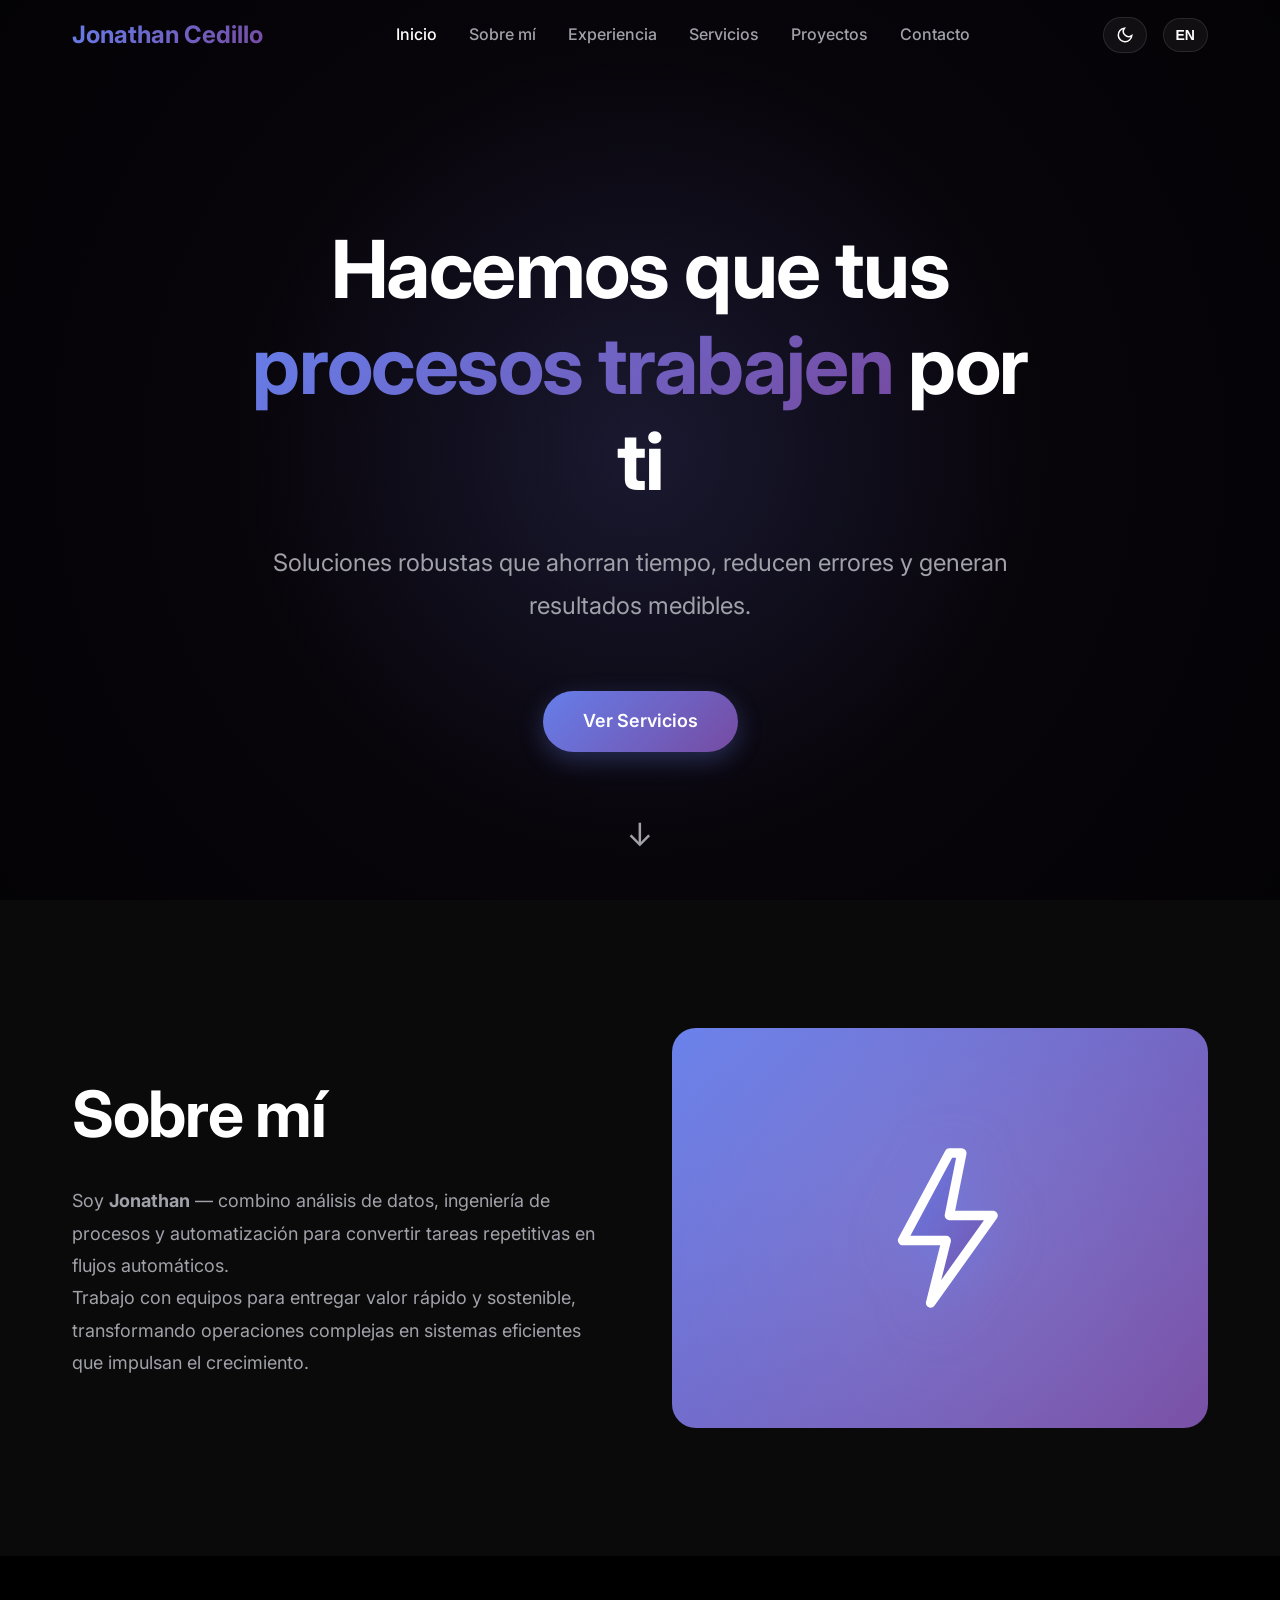
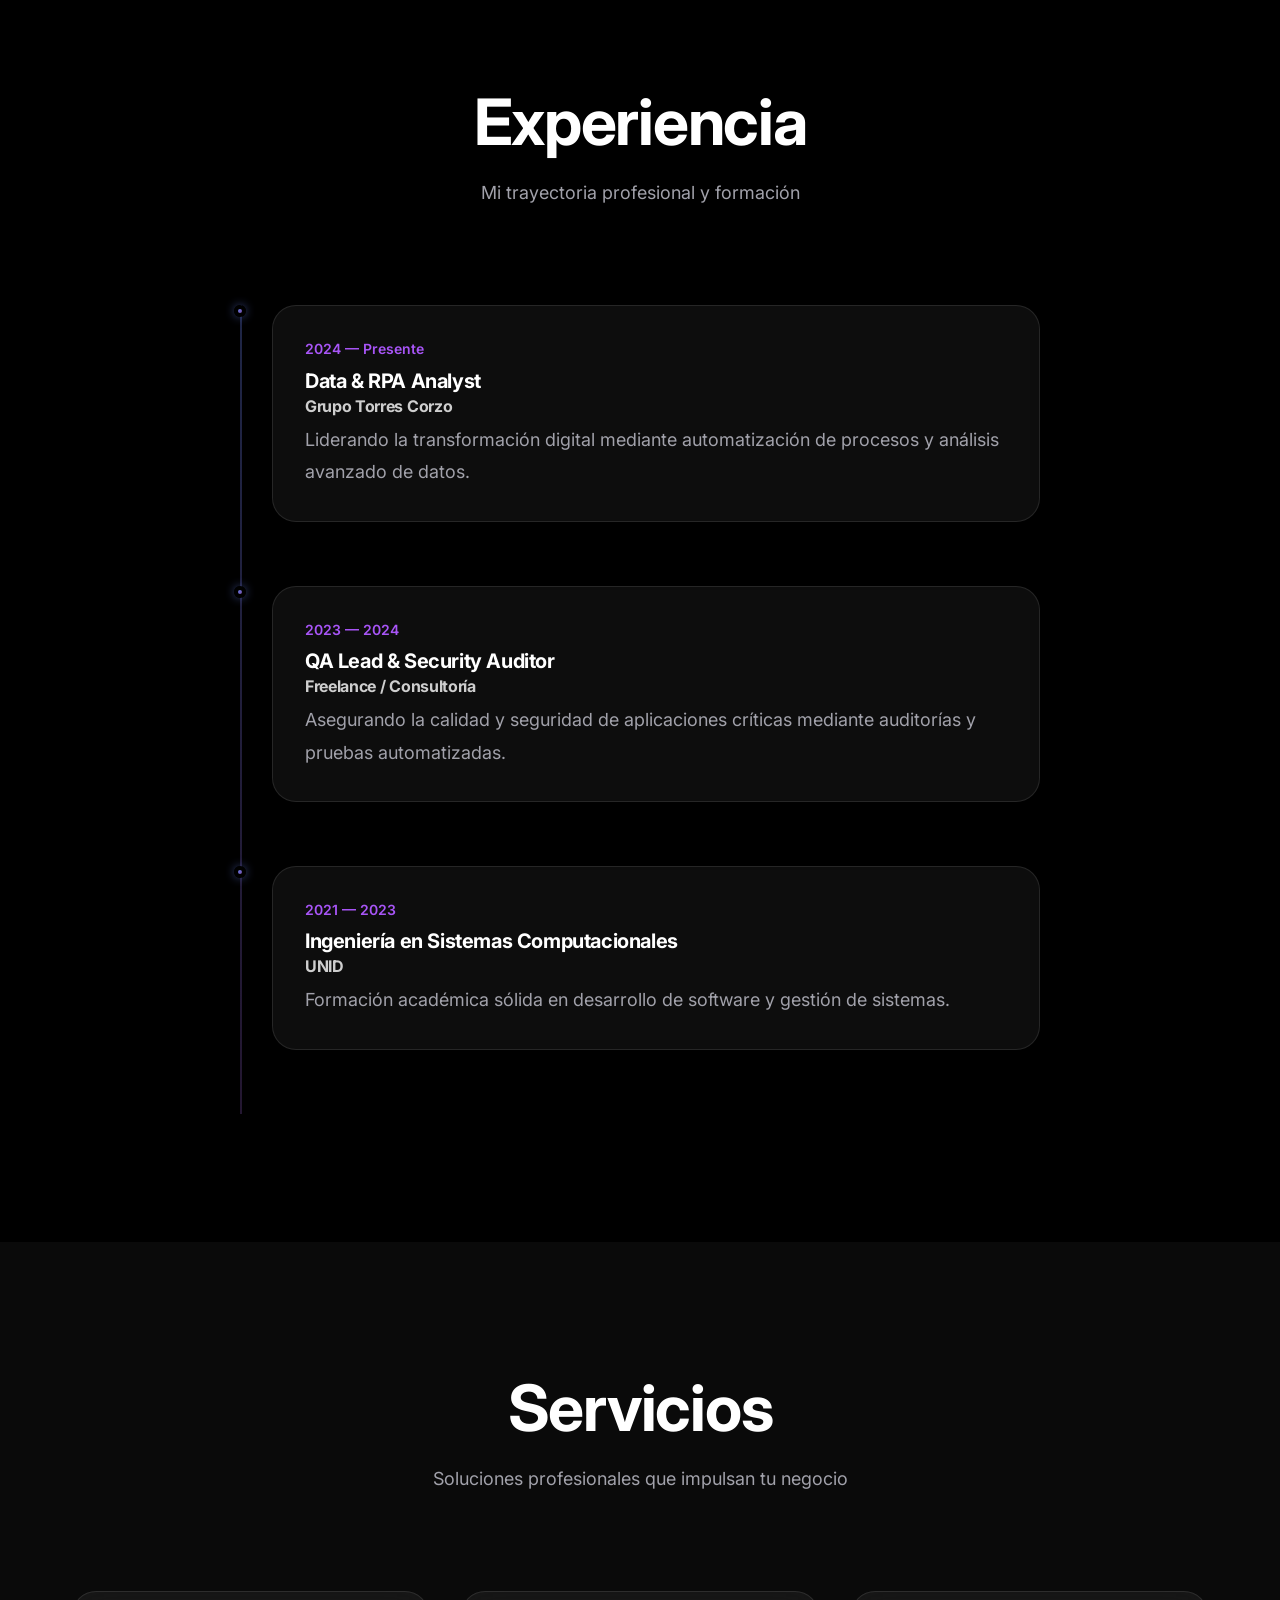
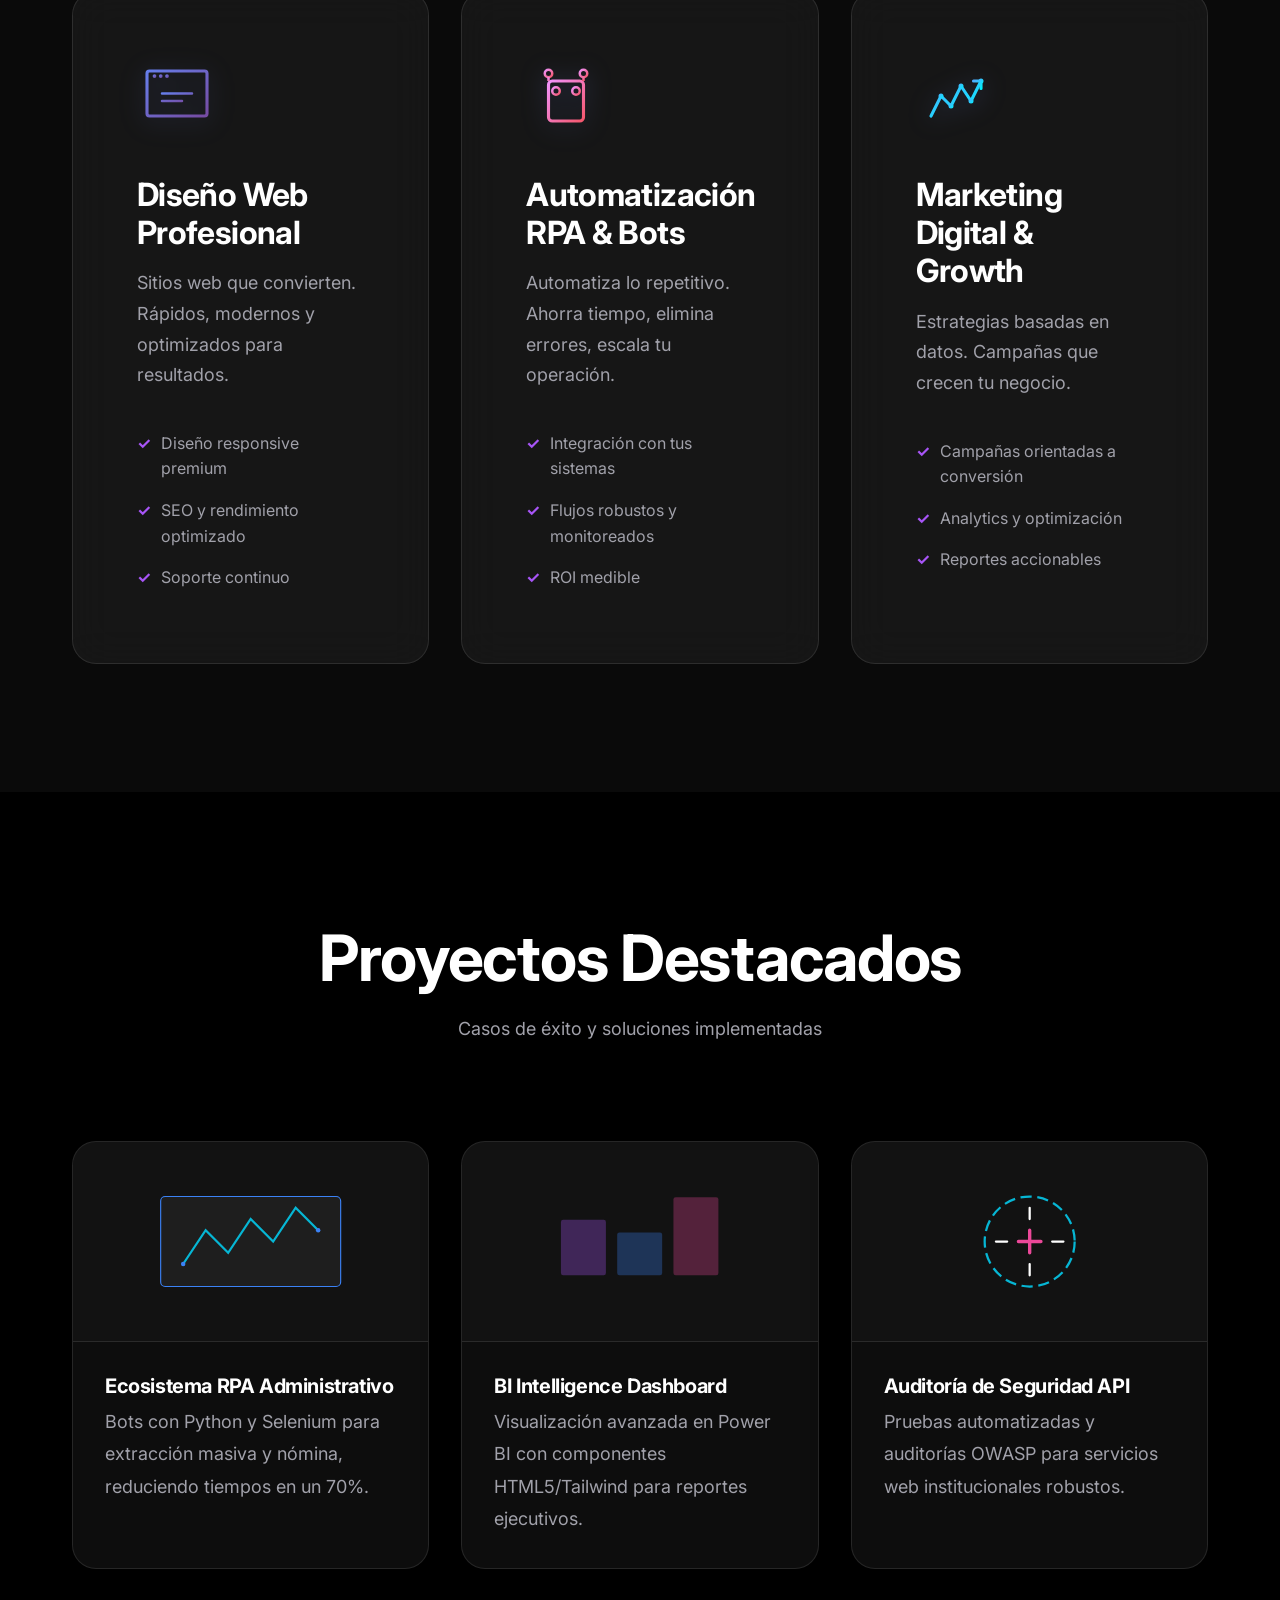
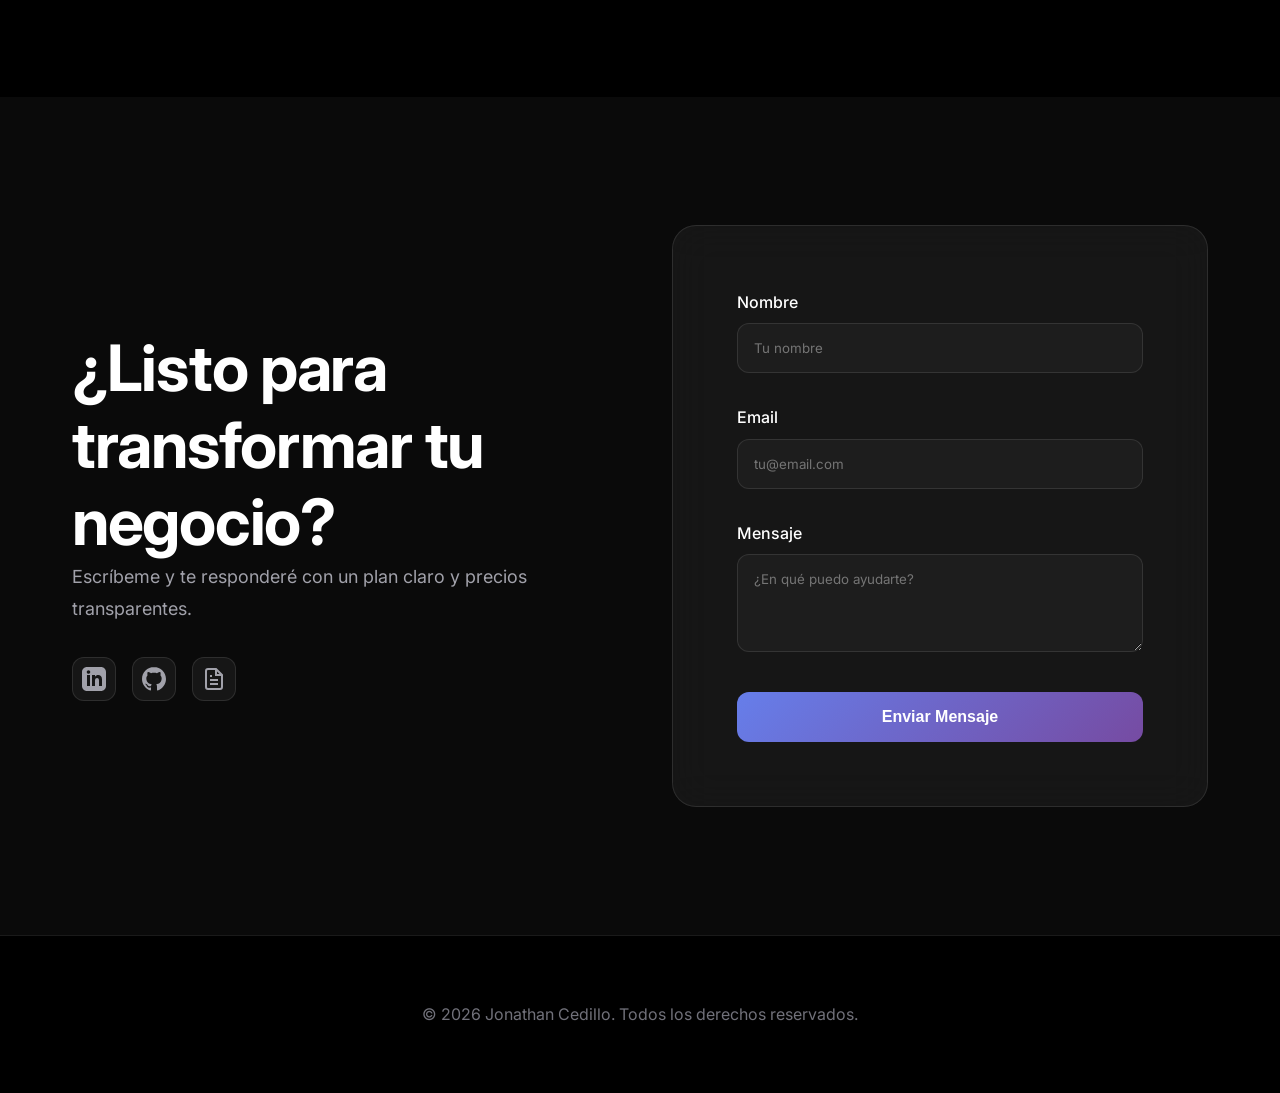
<file: index.html>
<!DOCTYPE html>
<html lang="es">

<head>
    <meta charset="UTF-8">
    <meta name="viewport" content="width=device-width, initial-scale=1.0">
    <meta name="description"
        content="Jonathan Cedillo - Analista de datos, Web Master y desarrollador RPA. Soluciones que ahorran tiempo y generan resultados.">
    <meta name="keywords" content="desarrollo web, RPA, automatización, marketing digital, análisis de datos">
    <meta name="author" content="Jonathan Cedillo">

    <title>Jonathan Cedillo — Innovación Digital</title>

    <!-- Google Fonts -->
    <link rel="preconnect" href="https://fonts.googleapis.com">
    <link rel="preconnect" href="https://fonts.gstatic.com" crossorigin>
    <link href="https://fonts.googleapis.com/css2?family=Inter:wght@400;500;600;700;800&display=swap" rel="stylesheet">

    <!-- Styles -->
    <link rel="stylesheet" href="styles.css">
</head>

<body>
    <!-- Navigation -->
    <nav class="navbar" id="navbar">
        <div class="container nav-container">
            <a href="#hero" class="logo">Jonathan Cedillo</a>
            <ul class="nav-links">
                <li><a href="#hero" class="nav-link" data-i18n="nav-home">Inicio</a></li>
                <li><a href="#about" class="nav-link" data-i18n="nav-about">Sobre mí</a></li>
                <li><a href="#experience" class="nav-link" data-i18n="nav-experience">Experiencia</a></li>
                <li><a href="#services" class="nav-link" data-i18n="nav-services">Servicios</a></li>
                <li><a href="#portfolio" class="nav-link" data-i18n="nav-portfolio">Proyectos</a></li>
                <li><a href="#contact" class="nav-link" data-i18n="nav-contact">Contacto</a></li>
            </ul>
            <div class="nav-actions">
                <button id="theme-toggle" class="theme-toggle" aria-label="Toggle Theme">
                    <svg class="sun-icon" viewBox="0 0 24 24" fill="none" stroke="currentColor" stroke-width="2">
                        <circle cx="12" cy="12" r="5"></circle>
                        <line x1="12" y1="1" x2="12" y2="3"></line>
                        <line x1="12" y1="21" x2="12" y2="23"></line>
                        <line x1="4.22" y1="4.22" x2="5.64" y2="5.64"></line>
                        <line x1="18.36" y1="18.36" x2="19.78" y2="19.78"></line>
                        <line x1="1" y1="12" x2="3" y2="12"></line>
                        <line x1="21" y1="12" x2="23" y2="12"></line>
                        <line x1="4.22" y1="19.78" x2="5.64" y2="18.36"></line>
                        <line x1="18.36" y1="5.64" x2="19.78" y2="4.22"></line>
                    </svg>
                    <svg class="moon-icon" viewBox="0 0 24 24" fill="none" stroke="currentColor" stroke-width="2">
                        <path d="M21 12.79A9 9 0 1 1 11.21 3 7 7 0 0 0 21 12.79z"></path>
                    </svg>
                </button>
                <button id="lang-toggle" class="lang-toggle">EN</button>
                <button class="mobile-menu-btn" aria-label="Menu">☰</button>
            </div>
        </div>
    </nav>

    <!-- Hero Section -->
    <section class="hero" id="hero">
        <div class="hero-background"></div>
        <div class="container hero-content">
            <h1 class="hero-title" data-i18n="hero-title">
                Hacemos que tus <span class="gradient-text">procesos trabajen</span> por ti
            </h1>
            <p class="hero-subtitle" data-i18n="hero-subtitle">
                Soluciones robustas que ahorran tiempo, reducen errores y generan resultados medibles.
            </p>
            <a href="#services" class="hero-cta" data-i18n="hero-cta">Ver Servicios</a>
        </div>
        <div class="scroll-indicator"></div>
    </section>

    <!-- About Section -->
    <section class="about section" id="about">
        <div class="container">
            <div class="about-content" data-animate>
                <div class="about-text">
                    <h2 data-i18n="about-title">Sobre mí</h2>
                    <p data-i18n="about-p1">
                        Soy <strong>Jonathan</strong> — combino análisis de datos, ingeniería de procesos y
                        automatización
                        para convertir tareas repetitivas en flujos automáticos.
                    </p>
                    <p data-i18n="about-p2">
                        Trabajo con equipos para entregar valor rápido y sostenible, transformando operaciones
                        complejas en sistemas eficientes que impulsan el crecimiento.
                    </p>
                </div>
                <div class="about-visual">
                    <svg class="about-icon" viewBox="0 0 64 64" fill="none" xmlns="http://www.w3.org/2000/svg">
                        <path d="M35 8L20 36h14l-5 20 20-28H35l4-20z" stroke="white" stroke-width="3"
                            stroke-linecap="round" stroke-linejoin="round" fill="url(#aboutGrad)" />
                        <defs>
                            <linearGradient id="aboutGrad" x1="0%" y1="0%" x2="100%" y2="100%">
                                <stop offset="0%" style="stop-color:#667eea;stop-opacity:0.8" />
                                <stop offset="100%" style="stop-color:#764ba2;stop-opacity:0.8" />
                            </linearGradient>
                        </defs>
                    </svg>
                </div>
            </div>
        </div>
    </section>

    <!-- Experience Section -->
    <section class="experience section" id="experience">
        <div class="container">
            <div class="section-header">
                <h2 data-i18n="exp-title">Experiencia</h2>
                <p data-i18n="exp-subtitle">Mi trayectoria profesional y formación</p>
            </div>
            <div class="timeline">
                <div class="timeline-item" data-animate>
                    <div class="timeline-dot"></div>
                    <div class="timeline-content glass">
                        <span class="timeline-date">2024 — Presente</span>
                        <h3 data-i18n="exp-1-role">Data & RPA Analyst</h3>
                        <h4 data-i18n="exp-1-company">Grupo Torres Corzo</h4>
                        <p data-i18n="exp-1-desc">Liderando la transformación digital mediante automatización de procesos y análisis avanzado de datos.</p>
                    </div>
                </div>
                <div class="timeline-item" data-animate>
                    <div class="timeline-dot"></div>
                    <div class="timeline-content glass">
                        <span class="timeline-date">2023 — 2024</span>
                        <h3 data-i18n="exp-2-role">QA Lead & Security Auditor</h3>
                        <h4 data-i18n="exp-2-company">Freelance / Consultoría</h4>
                        <p data-i18n="exp-2-desc">Asegurando la calidad y seguridad de aplicaciones críticas mediante auditorías y pruebas automatizadas.</p>
                    </div>
                </div>
                <div class="timeline-item" data-animate>
                    <div class="timeline-dot"></div>
                    <div class="timeline-content glass">
                        <span class="timeline-date">2021 — 2023</span>
                        <h3 data-i18n="exp-3-role">Ingeniería en Sistemas Computacionales</h3>
                        <h4 data-i18n="exp-3-company">UNID</h4>
                        <p data-i18n="exp-3-desc">Formación académica sólida en desarrollo de software y gestión de sistemas.</p>
                    </div>
                </div>
            </div>
        </div>
    </section>

    <!-- Services Section -->
    <section class="services section" id="services">
        <div class="container">
            <div class="section-header">
                <h2 data-i18n="services-title">Servicios</h2>
                <p data-i18n="services-subtitle">Soluciones profesionales que impulsan tu negocio</p>
            </div>

            <div class="services-grid">
                <!-- Service 1: Web Design -->
                <div class="service-card" data-animate>
                    <div class="service-icon">
                        <svg viewBox="0 0 64 64" fill="none" xmlns="http://www.w3.org/2000/svg">
                            <rect x="8" y="12" width="48" height="36" rx="2" stroke="url(#grad1)" stroke-width="2.5" />
                            <path d="M8 20h48" stroke="url(#grad1)" stroke-width="2.5" />
                            <circle cx="14" cy="16" r="1.5" fill="url(#grad1)" />
                            <circle cx="19" cy="16" r="1.5" fill="url(#grad1)" />
                            <circle cx="24" cy="16" r="1.5" fill="url(#grad1)" />
                            <path d="M20 30h24M20 36h16" stroke="url(#grad1)" stroke-width="2" stroke-linecap="round" />
                            <defs>
                                <linearGradient id="grad1" x1="0%" y1="0%" x2="100%" y2="100%">
                                    <stop offset="0%" style="stop-color:#667eea;stop-opacity:1" />
                                    <stop offset="100%" style="stop-color:#764ba2;stop-opacity:1" />
                                </linearGradient>
                            </defs>
                        </svg>
                    </div>
                    <h3 data-i18n="service-1-title">Diseño Web Profesional</h3>
                    <p class="service-description" data-i18n="service-1-desc">
                        Sitios web que convierten. Rápidos, modernos y optimizados para resultados.
                    </p>
                    <ul class="service-features">
                        <li data-i18n="service-1-f1">Diseño responsive premium</li>
                        <li data-i18n="service-1-f2">SEO y rendimiento optimizado</li>
                        <li data-i18n="service-1-f3">Soporte continuo</li>
                    </ul>
                </div>

                <!-- Service 2: RPA & Bots -->
                <div class="service-card" data-animate>
                    <div class="service-icon">
                        <svg viewBox="0 0 64 64" fill="none" xmlns="http://www.w3.org/2000/svg">
                            <rect x="18" y="20" width="28" height="32" rx="3" stroke="url(#grad2)" stroke-width="2.5" />
                            <circle cx="24" cy="28" r="3" stroke="url(#grad2)" stroke-width="2" />
                            <circle cx="40" cy="28" r="3" stroke="url(#grad2)" stroke-width="2" />
                            <path d="M26 38h12" stroke="url(#grad2)" stroke-width="2.5" stroke-linecap="round" />
                            <circle cx="18" cy="14" r="3" stroke="url(#grad2)" stroke-width="2" />
                            <circle cx="46" cy="14" r="3" stroke="url(#grad2)" stroke-width="2" />
                            <path d="M18 17v3M46 17v3" stroke="url(#grad2)" stroke-width="2" />
                            <defs>
                                <linearGradient id="grad2" x1="0%" y1="0%" x2="100%" y2="100%">
                                    <stop offset="0%" style="stop-color:#f093fb;stop-opacity:1" />
                                    <stop offset="100%" style="stop-color:#f5576c;stop-opacity:1" />
                                </linearGradient>
                            </defs>
                        </svg>
                    </div>
                    <h3 data-i18n="service-2-title">Automatización RPA & Bots</h3>
                    <p class="service-description" data-i18n="service-2-desc">
                        Automatiza lo repetitivo. Ahorra tiempo, elimina errores, escala tu operación.
                    </p>
                    <ul class="service-features">
                        <li data-i18n="service-2-f1">Integración con tus sistemas</li>
                        <li data-i18n="service-2-f2">Flujos robustos y monitoreados</li>
                        <li data-i18n="service-2-f3">ROI medible</li>
                    </ul>
                </div>

                <!-- Service 3: Marketing Digital -->
                <div class="service-card" data-animate>
                    <div class="service-icon">
                        <svg viewBox="0 0 64 64" fill="none" xmlns="http://www.w3.org/2000/svg">
                            <path d="M12 48L20 32L28 40L36 24L44 36L52 20" stroke="url(#grad3)" stroke-width="2.5"
                                stroke-linecap="round" stroke-linejoin="round" />
                            <path d="M46 20h6v6" stroke="url(#grad3)" stroke-width="2.5" stroke-linecap="round"
                                stroke-linejoin="round" />
                            <circle cx="20" cy="32" r="2" fill="url(#grad3)" />
                            <circle cx="28" cy="40" r="2" fill="url(#grad3)" />
                            <circle cx="36" cy="24" r="2" fill="url(#grad3)" />
                            <circle cx="44" cy="36" r="2" fill="url(#grad3)" />
                            <circle cx="52" cy="20" r="2" fill="url(#grad3)" />
                            <defs>
                                <linearGradient id="grad3" x1="0%" y1="0%" x2="100%" y2="100%">
                                    <stop offset="0%" style="stop-color:#4facfe;stop-opacity:1" />
                                    <stop offset="100%" style="stop-color:#00f2fe;stop-opacity:1" />
                                </linearGradient>
                            </defs>
                        </svg>
                    </div>
                    <h3 data-i18n="service-3-title">Marketing Digital & Growth</h3>
                    <p class="service-description" data-i18n="service-3-desc">
                        Estrategias basadas en datos. Campañas que crecen tu negocio.
                    </p>
                    <ul class="service-features">
                        <li data-i18n="service-3-f1">Campañas orientadas a conversión</li>
                        <li data-i18n="service-3-f2">Analytics y optimización</li>
                        <li data-i18n="service-3-f3">Reportes accionables</li>
                    </ul>
                </div>
            </div>
        </div>
    </section>

    <!-- Portfolio Section -->
    <section class="portfolio section" id="portfolio">
        <div class="container">
            <div class="section-header">
                <h2 data-i18n="portfolio-title">Proyectos Destacados</h2>
                <p data-i18n="portfolio-subtitle">Casos de éxito y soluciones implementadas</p>
            </div>
            <div class="portfolio-grid">
                <div class="portfolio-card glass" data-animate>
                    <div class="portfolio-visual">
                        <svg viewBox="0 0 200 120" class="project-svg">
                            <rect x="20" y="20" width="160" height="80" rx="4" fill="rgba(255,255,255,0.05)" stroke="var(--color-accent-blue)" stroke-width="1"/>
                            <path d="M40 80 L60 50 L80 70 L100 40 L120 60 L140 30 L160 50" stroke="var(--color-accent-cyan)" stroke-width="2" fill="none" class="draw-path"/>
                            <circle cx="40" cy="80" r="2" fill="var(--color-accent-blue)"/>
                            <circle cx="160" cy="50" r="2" fill="var(--color-accent-blue)"/>
                        </svg>
                    </div>
                    <div class="portfolio-info">
                        <h3 data-i18n="project-1-title">Ecosistema RPA Administrativo</h3>
                        <p data-i18n="project-1-desc">Bots con Python y Selenium para extracción masiva y nómina, reduciendo tiempos en un 70%.</p>
                    </div>
                </div>
                <div class="portfolio-card glass" data-animate>
                    <div class="portfolio-visual">
                        <svg viewBox="0 0 200 120" class="project-svg">
                            <rect x="30" y="70" width="40" height="20" rx="2" fill="var(--color-accent-purple)" opacity="0.3">
                                <animate attributeName="height" values="20;60;20" dur="3s" repeatCount="indefinite" />
                                <animate attributeName="y" values="70;30;70" dur="3s" repeatCount="indefinite" />
                            </rect>
                            <rect x="80" y="30" width="40" height="60" rx="2" fill="var(--color-accent-blue)" opacity="0.3">
                                <animate attributeName="height" values="60;30;60" dur="3s" repeatCount="indefinite" />
                                <animate attributeName="y" values="30;60;30" dur="3s" repeatCount="indefinite" />
                            </rect>
                            <rect x="130" y="50" width="40" height="40" rx="2" fill="var(--color-accent-pink)" opacity="0.3">
                                <animate attributeName="height" values="40;80;40" dur="3s" repeatCount="indefinite" />
                                <animate attributeName="y" values="50;10;50" dur="3s" repeatCount="indefinite" />
                            </rect>
                        </svg>
                    </div>
                    <div class="portfolio-info">
                        <h3 data-i18n="project-2-title">BI Intelligence Dashboard</h3>
                        <p data-i18n="project-2-desc">Visualización avanzada en Power BI con componentes HTML5/Tailwind para reportes ejecutivos.</p>
                    </div>
                </div>
                <div class="portfolio-card glass" data-animate>
                    <div class="portfolio-visual">
                        <svg viewBox="0 0 200 120" class="project-svg">
                            <circle cx="100" cy="60" r="40" stroke="var(--color-accent-cyan)" stroke-width="2" fill="none" stroke-dasharray="10 5" class="rotate-svg"/>
                            <path d="M100 30 L100 40 M130 60 L120 60 M100 90 L100 80 M70 60 L80 60" stroke="white" stroke-width="2" stroke-linecap="round"/>
                            <path d="M90 60 L110 60 M100 50 L100 70" stroke="var(--color-accent-pink)" stroke-width="3" stroke-linecap="round"/>
                        </svg>
                    </div>
                    <div class="portfolio-info">
                        <h3 data-i18n="project-3-title">Auditoría de Seguridad API</h3>
                        <p data-i18n="project-3-desc">Pruebas automatizadas y auditorías OWASP para servicios web institucionales robustos.</p>
                    </div>
                </div>
            </div>
        </div>
    </section>

    <!-- Contact Section -->
    <section class="contact section" id="contact">
        <div class="container">
            <div class="contact-grid">
                <div class="contact-content" data-animate>
                    <h2 data-i18n="contact-title">¿Listo para transformar tu negocio?</h2>
                    <p data-i18n="contact-subtitle">
                        Escríbeme y te responderé con un plan claro y precios transparentes.
                    </p>


                    <div class="social-icons">
                        <a href="#" class="social-icon" aria-label="LinkedIn" target="_blank">
                            <svg viewBox="0 0 24 24" fill="currentColor">
                                <path d="M19 0h-14c-2.761 0-5 2.239-5 5v14c0 2.761 2.239 5 5 5h14c2.762 0 5-2.239 5-5v-14c0-2.761-2.238-5-5-5zm-11 19h-3v-11h3v11zm-1.5-12.268c-.966 0-1.75-.79-1.75-1.764s.784-1.764 1.75-1.764 1.75.79 1.75 1.764-.783 1.764-1.75 1.764zm13.5 12.268h-3v-5.604c0-3.368-4-3.113-4 0v5.604h-3v-11h3v1.765c1.396-2.586 7-2.777 7 2.476v6.759z"/>
                            </svg>
                        </a>
                        <a href="#" class="social-icon" aria-label="GitHub" target="_blank">
                            <svg viewBox="0 0 24 24" fill="currentColor">
                                <path d="M12 0c-6.626 0-12 5.373-12 12 0 5.302 3.438 9.8 8.207 11.387.599.111.793-.261.793-.577v-2.234c-3.338.726-4.041-1.416-4.041-1.416-.546-1.387-1.333-1.756-1.333-1.756-1.089-.745.083-.729.083-.729 1.205.084 1.839 1.237 1.839 1.237 1.07 1.834 2.807 1.304 3.492.997.107-.775.418-1.305.762-1.604-2.665-.305-5.467-1.334-5.467-5.931 0-1.311.469-2.381 1.236-3.221-.124-.303-.535-1.524.117-3.176 0 0 1.008-.322 3.301 1.23.957-.266 1.983-.399 3.003-.404 1.02.005 2.047.138 3.006.404 2.291-1.552 3.297-1.23 3.297-1.23.653 1.653.242 2.874.118 3.176.77.84 1.235 1.911 1.235 3.221 0 4.609-2.807 5.624-5.479 5.921.43.372.823 1.102.823 2.222v3.293c0 .319.192.694.801.576 4.765-1.589 8.199-6.086 8.199-11.386 0-6.627-5.373-12-12-12z"/>
                            </svg>
                        </a>
                        <a href="#" class="social-icon" aria-label="CV" target="_blank">
                            <svg viewBox="0 0 24 24" fill="none" stroke="currentColor" stroke-width="2">
                                <path d="M14 2H6a2 2 0 0 0-2 2v16a2 2 0 0 0 2 2h12a2 2 0 0 0 2-2V8z"/>
                                <polyline points="14 2 14 8 20 8"/>
                                <line x1="16" y1="13" x2="8" y2="13"/>
                                <line x1="16" y1="17" x2="8" y2="17"/>
                                <polyline points="10 9 9 9 8 9"/>
                            </svg>
                        </a>
                    </div>
                </div>

                <div class="contact-form-container glass" data-animate>
                    <form action="https://formspree.io/f/tu-id" method="POST" id="contact-form">
                        <div class="form-group">
                            <label for="name" data-i18n="form-name">Nombre</label>
                            <input type="text" id="name" name="name" required placeholder="Tu nombre">
                        </div>
                        <div class="form-group">
                            <label for="email" data-i18n="form-email">Email</label>
                            <input type="email" id="email" name="email" required placeholder="tu@email.com">
                        </div>
                        <div class="form-group">
                            <label for="message" data-i18n="form-message">Mensaje</label>
                            <textarea id="message" name="message" rows="4" required placeholder="¿En qué puedo ayudarte?"></textarea>
                        </div>
                        <button type="submit" class="submit-btn" data-i18n="form-submit">Enviar Mensaje</button>
                        <div id="form-status" class="form-status"></div>
                    </form>
                </div>
            </div>
        </div>
    </section>

    <!-- Footer -->
    <footer class="footer">
        <div class="container">
            <p>&copy; 2026 Jonathan Cedillo. <span data-i18n="footer-rights">Todos los derechos reservados.</span></p>
        </div>
    </footer>

    <!-- JavaScript -->
    <script src="script.js"></script>
</body>

</html>
</file>
<file: styles.css>
/* ============================================
   PREMIUM DESIGN SYSTEM - Apple-Inspired
   ============================================ */

:root {
  /* Color Palette - Dark Mode Default */
  --color-bg-primary: #000000;
  --color-bg-secondary: #0a0a0a;
  --color-bg-tertiary: #1a1a1a;

  /* Vibrant Accents */
  --color-accent-purple: #a855f7;
  --color-accent-blue: #3b82f6;
  --color-accent-cyan: #06b6d4;
  --color-accent-pink: #ec4899;

  /* Gradients */
  --gradient-primary: linear-gradient(135deg, #667eea 0%, #764ba2 100%);
  --gradient-hero: linear-gradient(135deg, #667eea 0%, #764ba2 50%, #f093fb 100%);
  --gradient-service-1: linear-gradient(135deg, #667eea 0%, #764ba2 100%);
  --gradient-service-2: linear-gradient(135deg, #f093fb 0%, #f5576c 100%);
  --gradient-service-3: linear-gradient(135deg, #4facfe 0%, #00f2fe 100%);

  /* Text Colors */
  --color-text-primary: #ffffff;
  --color-text-secondary: #a1a1aa;
  --color-text-muted: #71717a;

  /* Glass Effect */
  --glass-bg: rgba(255, 255, 255, 0.05);
  --glass-border: rgba(255, 255, 255, 0.1);
  --glass-blur: blur(20px);

  /* Spacing */
  --spacing-xs: 0.5rem;
  --spacing-sm: 1rem;
  --spacing-md: 2rem;
  --spacing-lg: 4rem;
  --spacing-xl: 6rem;
  --spacing-2xl: 8rem;

  /* Typography */
  --font-primary: 'Inter', -apple-system, BlinkMacSystemFont, 'Segoe UI', sans-serif;
  --font-size-xs: 0.875rem;
  --font-size-sm: 1rem;
  --font-size-md: 1.125rem;
  --font-size-lg: 1.5rem;
  --font-size-xl: 2rem;
  --font-size-2xl: 3rem;
  --font-size-3xl: 4rem;
  --font-size-4xl: 5rem;

  /* Transitions */
  --transition-fast: 0.2s ease;
  --transition-base: 0.3s ease;
  --transition-slow: 0.5s ease;

  /* Shadows */
  --shadow-sm: 0 2px 8px rgba(0, 0, 0, 0.1);
  --shadow-md: 0 4px 16px rgba(0, 0, 0, 0.2);
  --shadow-lg: 0 8px 32px rgba(0, 0, 0, 0.3);
  --shadow-glow: 0 0 40px rgba(102, 126, 234, 0.4);
}

/* Light Mode Variables */
body.light-mode {
  --color-bg-primary: #f8fafc;
  --color-bg-secondary: #f1f5f9;
  --color-bg-tertiary: #e2e8f0;
  --color-text-primary: #0f172a;
  --color-text-secondary: #475569;
  --color-text-muted: #94a3b8;
  --glass-bg: rgba(255, 255, 255, 0.7);
  --glass-border: rgba(0, 0, 0, 0.1);
}

/* ============================================
   RESET & BASE STYLES
   ============================================ */

* {
  margin: 0;
  padding: 0;
  box-sizing: border-box;
}

html {
  scroll-behavior: smooth;
  overflow-x: hidden;
}

body {
  font-family: var(--font-primary);
  background: var(--color-bg-primary);
  color: var(--color-text-primary);
  line-height: 1.6;
  overflow-x: hidden;
  -webkit-font-smoothing: antialiased;
  -moz-osx-font-smoothing: grayscale;
  transition: background-color var(--transition-base), color var(--transition-base);
}

/* ============================================
   TYPOGRAPHY
   ============================================ */

h1,
h2,
h3,
h4,
h5,
h6 {
  font-weight: 700;
  line-height: 1.2;
  letter-spacing: -0.02em;
}

h1 {
  font-size: clamp(2.5rem, 8vw, var(--font-size-4xl));
}

h2 {
  font-size: clamp(2rem, 6vw, var(--font-size-3xl));
}

h3 {
  font-size: clamp(1.5rem, 4vw, var(--font-size-xl));
}

p {
  font-size: var(--font-size-md);
  color: var(--color-text-secondary);
  line-height: 1.8;
}

/* ============================================
   UTILITY CLASSES
   ============================================ */

.container {
  max-width: 1200px;
  margin: 0 auto;
  padding: 0 var(--spacing-md);
}

.section {
  padding: var(--spacing-2xl) 0;
  position: relative;
}

.gradient-text {
  background: var(--gradient-primary);
  -webkit-background-clip: text;
  -webkit-text-fill-color: transparent;
  background-clip: text;
}

.glass {
  background: var(--glass-bg);
  backdrop-filter: var(--glass-blur);
  -webkit-backdrop-filter: var(--glass-blur);
  border: 1px solid var(--glass-border);
  border-radius: 24px;
}

/* ============================================
   NAVIGATION
   ============================================ */

.navbar {
  position: fixed;
  top: 0;
  left: 0;
  right: 0;
  z-index: 1000;
  padding: var(--spacing-sm) 0;
  transition: all var(--transition-base);
}

.navbar.scrolled {
  background: var(--glass-bg);
  backdrop-filter: blur(20px);
  -webkit-backdrop-filter: blur(20px);
  border-bottom: 1px solid var(--glass-border);
  box-shadow: var(--shadow-md);
}

.nav-container {
  display: flex;
  justify-content: space-between;
  align-items: center;
}

.logo {
  font-size: var(--font-size-lg);
  font-weight: 700;
  background: var(--gradient-primary);
  -webkit-background-clip: text;
  -webkit-text-fill-color: transparent;
  background-clip: text;
  text-decoration: none;
}

.nav-links {
  display: flex;
  gap: var(--spacing-md);
  list-style: none;
}

.nav-links a {
  color: var(--color-text-secondary);
  text-decoration: none;
  font-weight: 500;
  transition: color var(--transition-fast);
  position: relative;
}

.nav-links a::after {
  content: '';
  position: absolute;
  bottom: -4px;
  left: 0;
  width: 0;
  height: 2px;
  background: var(--gradient-primary);
  transition: width var(--transition-base);
}

.nav-links a:hover {
  color: var(--color-text-primary);
}

.nav-links a:hover::after {
  width: 100%;
}

.nav-links a.active {
  color: var(--color-text-primary);
}

.nav-actions {
  display: flex;
  align-items: center;
  gap: var(--spacing-sm);
}

.theme-toggle, .lang-toggle {
  background: var(--glass-bg);
  border: 1px solid var(--glass-border);
  color: var(--color-text-primary);
  padding: 8px 12px;
  border-radius: 50px;
  cursor: pointer;
  font-weight: 600;
  font-size: 14px;
  transition: all var(--transition-fast);
  display: flex;
  align-items: center;
  justify-content: center;
}

.theme-toggle:hover, .lang-toggle:hover {
  transform: scale(1.05);
  border-color: var(--color-accent-purple);
}

.theme-toggle svg {
  width: 18px;
  height: 18px;
}

.sun-icon { display: none; }
body.light-mode .sun-icon { display: block; }
body.light-mode .moon-icon { display: none; }

/* Mobile Menu */
.mobile-menu-btn {
  display: none;
  background: none;
  border: none;
  color: var(--color-text-primary);
  font-size: 1.5rem;
  cursor: pointer;
  padding: 8px;
  min-width: 44px;
  min-height: 44px;
}

/* ============================================
   HERO SECTION
   ============================================ */

.hero {
  min-height: 100vh;
  display: flex;
  align-items: center;
  justify-content: center;
  position: relative;
  overflow: hidden;
  padding-top: 80px;
}

.hero-background {
  position: absolute;
  top: 0;
  left: 0;
  right: 0;
  bottom: 0;
  background: radial-gradient(circle at 50% 50%, rgba(102, 126, 234, 0.15) 0%, transparent 50%);
  z-index: 0;
}

.hero-background::before {
  content: '';
  position: absolute;
  top: -50%;
  left: -50%;
  width: 200%;
  height: 200%;
  background: radial-gradient(circle, rgba(118, 75, 162, 0.1) 0%, transparent 70%);
  animation: rotate 30s linear infinite;
}

@keyframes rotate {
  from {
    transform: rotate(0deg);
  }

  to {
    transform: rotate(360deg);
  }
}

.hero-content {
  position: relative;
  z-index: 1;
  text-align: center;
  max-width: 900px;
}

.hero-title {
  margin-bottom: var(--spacing-md);
  animation: fadeInUp 1s ease;
}

.hero-subtitle {
  font-size: clamp(1.125rem, 3vw, 1.5rem);
  color: var(--color-text-secondary);
  margin-bottom: var(--spacing-lg);
  animation: fadeInUp 1s ease 0.2s backwards;
}

.hero-cta {
  display: inline-block;
  padding: 1rem 2.5rem;
  background: var(--gradient-primary);
  color: white;
  text-decoration: none;
  border-radius: 50px;
  font-weight: 600;
  font-size: var(--font-size-md);
  transition: all var(--transition-base);
  box-shadow: 0 8px 24px rgba(102, 126, 234, 0.3);
  animation: fadeInUp 1s ease 0.4s backwards;
  position: relative;
  overflow: hidden;
}

.hero-cta::before {
  content: '';
  position: absolute;
  top: 0;
  left: -100%;
  width: 100%;
  height: 100%;
  background: linear-gradient(90deg, transparent, rgba(255, 255, 255, 0.2), transparent);
  transition: left 0.5s;
}

.hero-cta:hover::before {
  left: 100%;
}

.hero-cta:hover {
  transform: translateY(-2px);
  box-shadow: 0 12px 32px rgba(102, 126, 234, 0.5);
}

@keyframes fadeInUp {
  from {
    opacity: 0;
    transform: translateY(30px);
  }

  to {
    opacity: 1;
    transform: translateY(0);
  }
}

.scroll-indicator {
  position: absolute;
  bottom: 40px;
  left: 50%;
  transform: translateX(-50%);
  animation: bounce 2s infinite;
}

.scroll-indicator::before {
  content: '↓';
  font-size: 2rem;
  color: var(--color-text-secondary);
}

@keyframes bounce {

  0%,
  20%,
  50%,
  80%,
  100% {
    transform: translateX(-50%) translateY(0);
  }

  40% {
    transform: translateX(-50%) translateY(-10px);
  }

  60% {
    transform: translateX(-50%) translateY(-5px);
  }
}

/* ============================================
   ABOUT SECTION
   ============================================ */

.about {
  background: var(--color-bg-secondary);
}

.about-content {
  display: grid;
  grid-template-columns: 1fr 1fr;
  gap: var(--spacing-lg);
  align-items: center;
}

.about-text h2 {
  margin-bottom: var(--spacing-md);
}

.about-visual {
  position: relative;
  height: 400px;
  border-radius: 24px;
  background: var(--gradient-primary);
  display: flex;
  align-items: center;
  justify-content: center;
  overflow: hidden;
}

.about-visual::before {
  content: '';
  position: absolute;
  width: 200%;
  height: 200%;
  background: radial-gradient(circle, rgba(255, 255, 255, 0.1) 0%, transparent 70%);
  animation: rotate 20s linear infinite;
}

/* ============================================
   EXPERIENCE SECTION (TIMELINE)
   ============================================ */

.experience {
  background: var(--color-bg-primary);
}

.timeline {
  max-width: 800px;
  margin: 0 auto;
  position: relative;
  padding-left: 2rem;
}

.timeline::before {
  content: '';
  position: absolute;
  left: 0;
  top: 0;
  width: 2px;
  height: 100%;
  background: var(--gradient-primary);
  opacity: 0.3;
}

.timeline-item {
  position: relative;
  padding-bottom: var(--spacing-lg);
}

.timeline-dot {
  position: absolute;
  left: -2.35rem;
  top: 0;
  width: 12px;
  height: 12px;
  background: var(--gradient-primary);
  border-radius: 50%;
  border: 4px solid var(--color-bg-primary);
  box-shadow: 0 0 10px rgba(102, 126, 234, 0.5);
  z-index: 2;
}

.timeline-content {
  padding: var(--spacing-md);
  transition: transform var(--transition-base);
}

.timeline-content:hover {
  transform: translateX(10px);
}

.timeline-date {
  font-size: 0.875rem;
  font-weight: 600;
  color: var(--color-accent-purple);
  margin-bottom: 0.5rem;
  display: block;
}

.timeline-content h3 {
  font-size: 1.25rem;
  margin-bottom: 0.25rem;
}

.timeline-content h4 {
  font-size: 1rem;
  color: var(--color-text-primary);
  opacity: 0.8;
  margin-bottom: 0.5rem;
}

/* ============================================
   SERVICES SECTION
   ============================================ */

.services {
  background: var(--color-bg-secondary);
}

.section-header {
  text-align: center;
  margin-bottom: var(--spacing-xl);
}

.section-header h2 {
  margin-bottom: var(--spacing-sm);
}

.services-grid {
  display: grid;
  grid-template-columns: repeat(auto-fit, minmax(320px, 1fr));
  gap: var(--spacing-md);
}

.service-card {
  background: var(--glass-bg);
  backdrop-filter: var(--glass-blur);
  -webkit-backdrop-filter: var(--glass-blur);
  border: 1px solid var(--glass-border);
  border-radius: 24px;
  padding: var(--spacing-lg);
  transition: all var(--transition-base);
  position: relative;
  overflow: hidden;
  opacity: 0;
  transform: translateY(30px);
}

.service-card.animate {
  animation: fadeInUp 0.6s ease forwards;
}

.service-card::before {
  content: '';
  position: absolute;
  top: 0;
  left: 0;
  right: 0;
  height: 4px;
  background: var(--gradient-primary);
  transform: scaleX(0);
  transition: transform var(--transition-base);
}

.service-card:hover::before {
  transform: scaleX(1);
}

.service-card:nth-child(1)::before {
  background: var(--gradient-service-1);
}

.service-card:nth-child(2)::before {
  background: var(--gradient-service-2);
}

.service-card:nth-child(3)::before {
  background: var(--gradient-service-3);
}

.service-card:hover {
  transform: translateY(-8px);
  border-color: rgba(255, 255, 255, 0.2);
  box-shadow: var(--shadow-lg);
}

.service-icon {
  font-size: 3rem;
  margin-bottom: var(--spacing-md);
  display: inline-block;
  transition: transform var(--transition-base);
}

.service-icon svg {
  width: 80px;
  height: 80px;
  display: block;
  filter: drop-shadow(0 4px 12px rgba(102, 126, 234, 0.3));
  transition: all var(--transition-base);
}

.service-card:hover .service-icon {
  transform: scale(1.1) rotate(5deg);
}

.service-card:hover .service-icon svg {
  filter: drop-shadow(0 8px 20px rgba(102, 126, 234, 0.6));
  animation: iconPulse 2s ease-in-out infinite;
}

@keyframes iconPulse {

  0%,
  100% {
    transform: scale(1);
  }

  50% {
    transform: scale(1.05);
  }
}

/* About Section Icon */
.about-icon {
  width: 200px;
  height: 200px;
  filter: drop-shadow(0 8px 24px rgba(102, 126, 234, 0.5));
  animation: float 6s ease-in-out infinite;
}

@keyframes float {

  0%,
  100% {
    transform: translateY(0px) rotate(0deg);
  }

  33% {
    transform: translateY(-20px) rotate(5deg);
  }

  66% {
    transform: translateY(-10px) rotate(-5deg);
  }
}

.service-card h3 {
  margin-bottom: var(--spacing-sm);
  color: var(--color-text-primary);
}

.service-description {
  font-size: var(--font-size-md);
  color: var(--color-text-secondary);
  margin-bottom: var(--spacing-md);
  line-height: 1.7;
}

.service-features {
  list-style: none;
  margin-top: var(--spacing-md);
}

.service-features li {
  color: var(--color-text-secondary);
  padding: 0.5rem 0;
  padding-left: 1.5rem;
  position: relative;
  font-size: var(--font-size-sm);
}

.service-features li::before {
  content: '✓';
  position: absolute;
  left: 0;
  color: var(--color-accent-purple);
  font-weight: bold;
}

/* ============================================
   PORTFOLIO SECTION
   ============================================ */

.portfolio {
  background: var(--color-bg-primary);
}

.portfolio-grid {
  display: grid;
  grid-template-columns: repeat(auto-fit, minmax(350px, 1fr));
  gap: var(--spacing-md);
}

.portfolio-card {
  padding: 0;
  overflow: hidden;
  display: flex;
  flex-direction: column;
}

.portfolio-visual {
  height: 200px;
  background: rgba(255, 255, 255, 0.02);
  display: flex;
  align-items: center;
  justify-content: center;
  border-bottom: 1px solid var(--glass-border);
  position: relative;
}

.project-svg {
  width: 100%;
  height: 100%;
  padding: 2rem;
}

.draw-path {
  stroke-dasharray: 500;
  stroke-dashoffset: 500;
  animation: draw 3s ease forwards infinite alternate;
}

@keyframes draw {
  to {
    stroke-dashoffset: 0;
  }
}

.rotate-svg {
  transform-origin: center;
  animation: rotateSvg 10s linear infinite;
}

@keyframes rotateSvg {
  to { transform: rotate(360deg); }
}

.portfolio-info {
  padding: var(--spacing-md);
}

.portfolio-info h3 {
  font-size: 1.25rem;
  margin-bottom: 0.5rem;
}

/* ============================================
   CONTACT SECTION
   ============================================ */

.contact {
  background: var(--color-bg-secondary);
}

.contact-grid {
  display: grid;
  grid-template-columns: 1fr 1fr;
  gap: var(--spacing-lg);
  align-items: center;
}

.contact-content {
  text-align: left;
}

.contact-links {
  display: flex;
  flex-direction: column;
  gap: var(--spacing-sm);
  margin: var(--spacing-md) 0;
}

.contact-item {
  display: flex;
  align-items: center;
  gap: var(--spacing-sm);
  padding: var(--spacing-sm) var(--spacing-md);
  background: var(--glass-bg);
  border: 1px solid var(--glass-border);
  border-radius: 16px;
  color: var(--color-text-primary);
  text-decoration: none;
  transition: all var(--transition-base);
}

.contact-item:hover {
  transform: translateX(8px);
  border-color: var(--color-accent-purple);
}

.contact-item svg {
  width: 20px;
  height: 20px;
  color: var(--color-accent-purple);
}

.social-icons {
  display: flex;
  gap: var(--spacing-sm);
  margin-top: var(--spacing-md);
}

.social-icon {
  width: 44px;
  height: 44px;
  background: var(--glass-bg);
  border: 1px solid var(--glass-border);
  border-radius: 12px;
  display: flex;
  align-items: center;
  justify-content: center;
  color: var(--color-text-secondary);
  transition: all var(--transition-base);
}

.social-icon:hover {
  color: var(--color-text-primary);
  border-color: var(--color-accent-purple);
  transform: translateY(-4px);
}

.social-icon svg {
  width: 24px;
  height: 24px;
}

/* Form Styles */
.contact-form-container {
  padding: var(--spacing-lg);
}

.form-group {
  margin-bottom: var(--spacing-md);
}

.form-group label {
  display: block;
  margin-bottom: 0.5rem;
  font-weight: 500;
}

.form-group input,
.form-group textarea {
  width: 100%;
  padding: 1rem;
  background: rgba(255, 255, 255, 0.03);
  border: 1px solid var(--glass-border);
  border-radius: 12px;
  color: var(--color-text-primary);
  font-family: inherit;
  transition: all var(--transition-base);
}

body.light-mode .form-group input,
body.light-mode .form-group textarea {
  background: rgba(0, 0, 0, 0.03);
}

.form-group input:focus,
.form-group textarea:focus {
  outline: none;
  border-color: var(--color-accent-purple);
  background: rgba(255, 255, 255, 0.06);
}

.submit-btn {
  width: 100%;
  padding: 1rem;
  background: var(--gradient-primary);
  color: white;
  border: none;
  border-radius: 12px;
  font-weight: 600;
  font-size: 1rem;
  cursor: pointer;
  transition: all var(--transition-base);
}

.submit-btn:hover {
  transform: translateY(-2px);
  box-shadow: var(--shadow-glow);
}

.submit-btn:disabled {
  opacity: 0.7;
  cursor: not-allowed;
  transform: none;
}

.form-status {
  margin-top: 1rem;
  padding: 1rem;
  border-radius: 12px;
  font-size: 0.9rem;
  text-align: center;
  display: none;
  animation: fadeIn 0.3s ease;
}

.form-status.success {
  display: block;
  background: rgba(34, 197, 94, 0.1);
  color: #22c55e;
  border: 1px solid rgba(34, 197, 94, 0.2);
}

.form-status.error {
  display: block;
  background: rgba(239, 68, 68, 0.1);
  color: #ef4444;
  border: 1px solid rgba(239, 68, 68, 0.2);
}

@keyframes fadeIn {
  from { opacity: 0; transform: translateY(-10px); }
  to { opacity: 1; transform: translateY(0); }
}

/* ============================================
   FOOTER
   ============================================ */

.footer {
  background: var(--color-bg-primary);
  padding: var(--spacing-lg) 0;
  text-align: center;
  border-top: 1px solid var(--glass-border);
}

.footer p {
  color: var(--color-text-muted);
  font-size: var(--font-size-sm);
}

/* ============================================
   RESPONSIVE DESIGN
   ============================================ */

@media (max-width: 992px) {
  .contact-grid {
    grid-template-columns: 1fr;
  }
}

@media (max-width: 768px) {
  .nav-links {
    position: fixed;
    top: 0;
    right: -100%;
    width: 80%;
    height: 100vh;
    background: var(--color-bg-secondary);
    display: flex;
    flex-direction: column;
    justify-content: center;
    align-items: center;
    transition: right 0.4s cubic-bezier(0.77, 0, 0.175, 1);
    z-index: 999;
    box-shadow: -10px 0 30px rgba(0,0,0,0.5);
  }

  .nav-links.active {
    right: 0;
  }

  .mobile-menu-btn {
    display: block;
    z-index: 1001;
  }

  .about-content {
    grid-template-columns: 1fr;
  }

  .about-visual {
    height: 300px;
  }

  .about-icon {
    width: 150px;
    height: 150px;
  }

  .services-grid, .portfolio-grid {
    grid-template-columns: 1fr;
  }

  .section {
    padding: var(--spacing-xl) 0;
  }
}

@media (max-width: 480px) {
  :root {
    --spacing-lg: 3rem;
    --spacing-xl: 4rem;
    --spacing-2xl: 5rem;
  }

  .service-card, .contact-form-container {
    padding: var(--spacing-md);
  }
}

/* ============================================
   ANIMATIONS & EFFECTS
   ============================================ */

.fade-in {
  opacity: 0;
  transform: translateY(30px);
  transition: opacity 0.6s ease, transform 0.6s ease;
}

.fade-in.visible {
  opacity: 1;
  transform: translateY(0);
}

/* Smooth reveal on scroll */
[data-animate] {
  opacity: 0;
  transform: translateY(30px);
  transition: opacity 0.6s ease, transform 0.6s ease;
}

[data-animate].animated {
  opacity: 1;
  transform: translateY(0);
}
</file>
